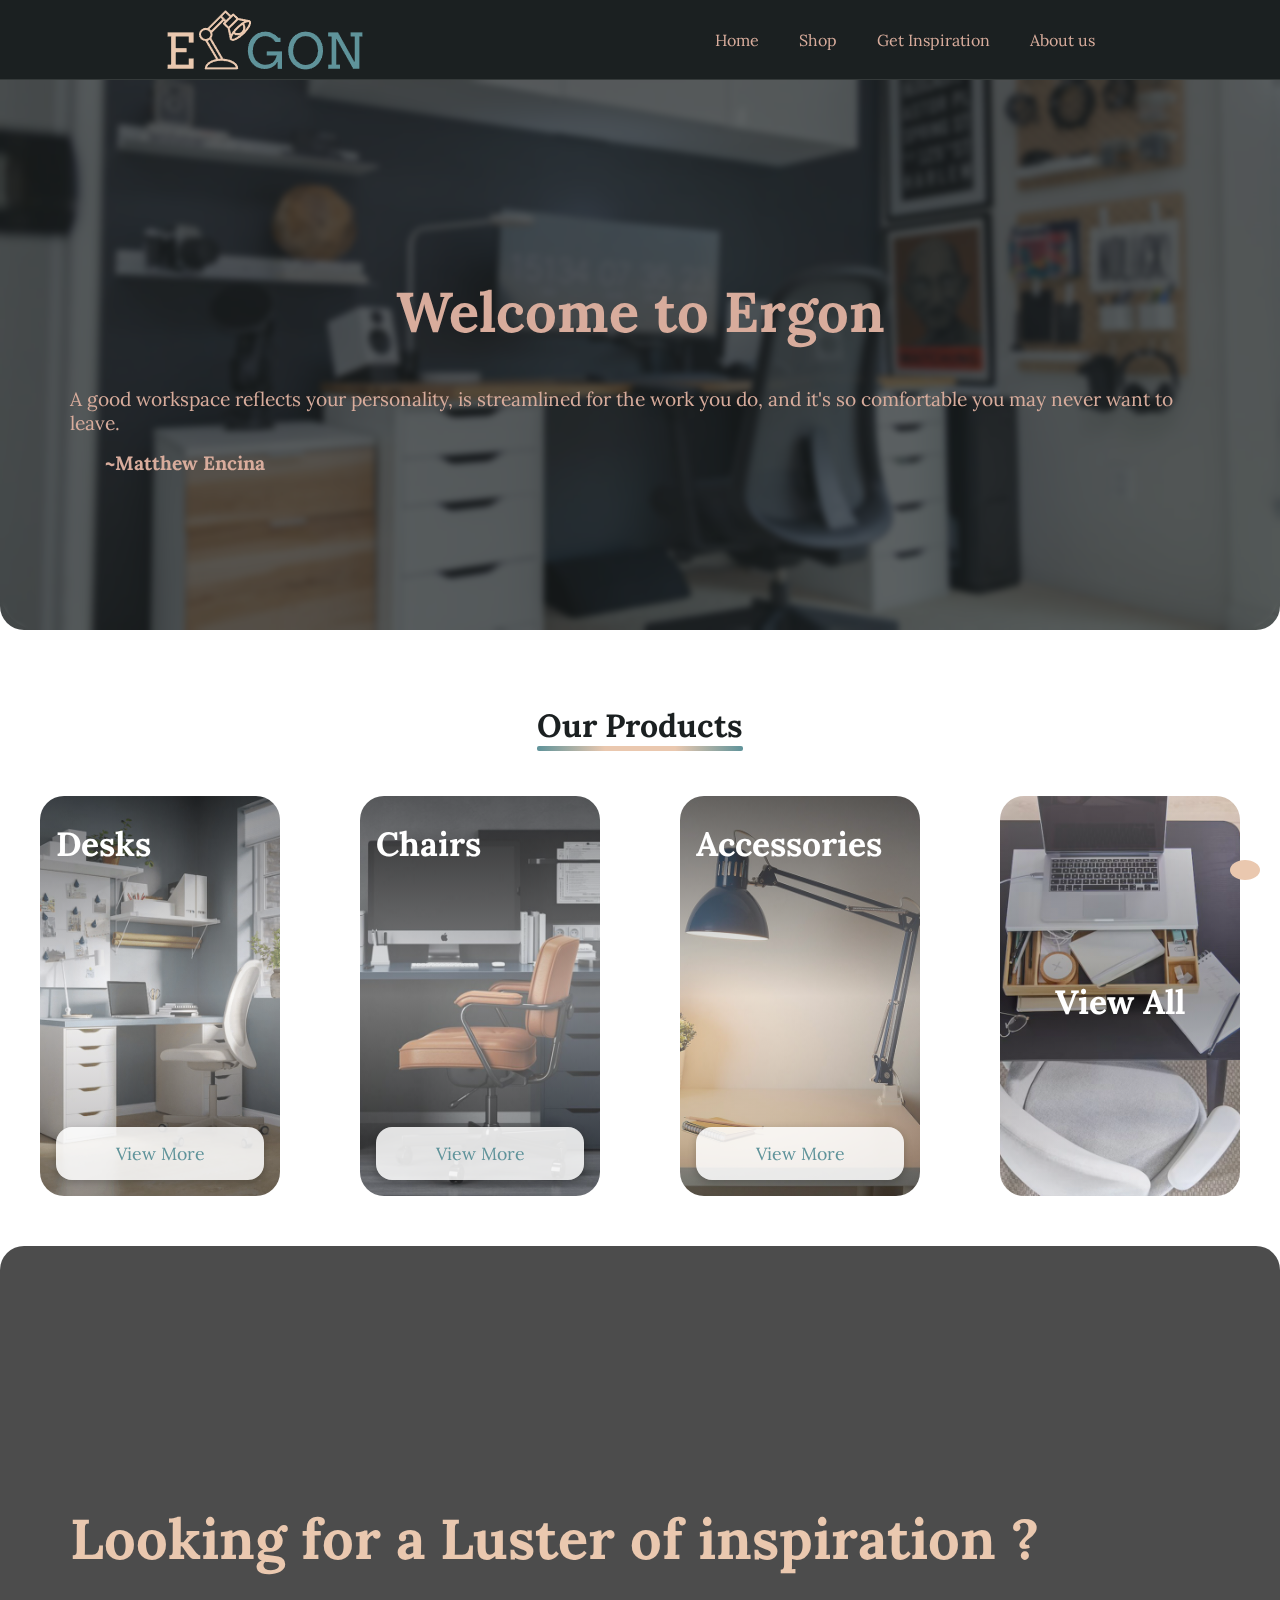
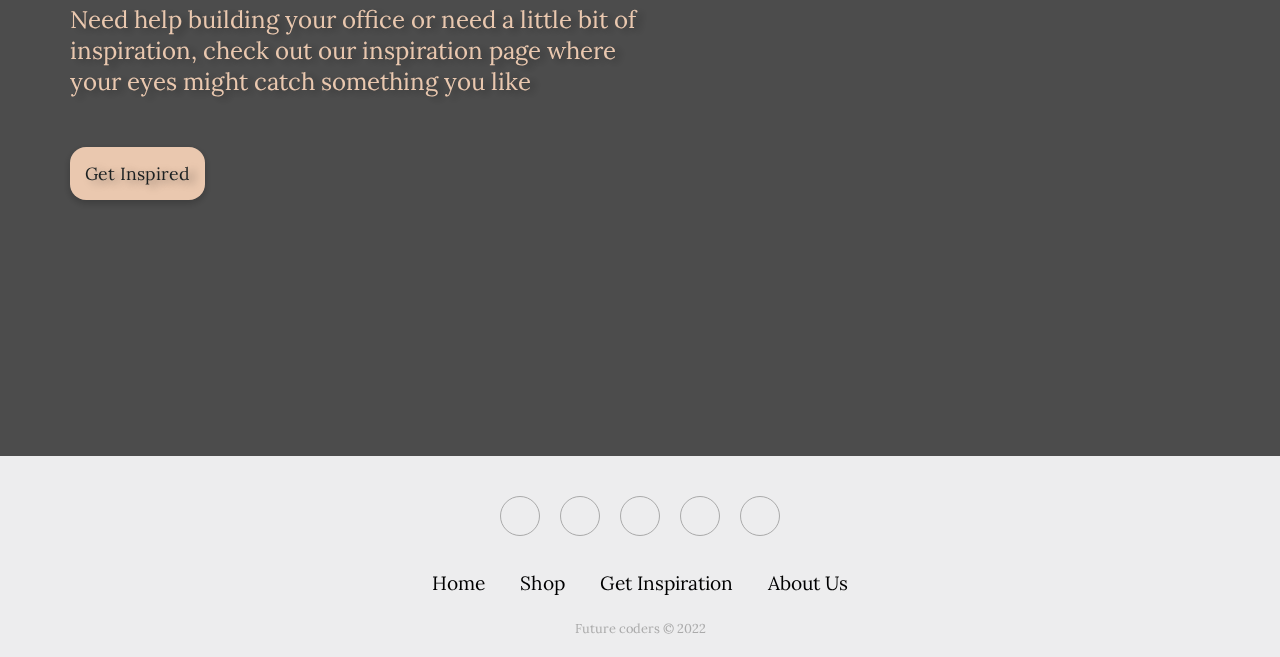
<file: index.html>
<!DOCTYPE html>
<html lang="en">
    <head>
        <meta charset="UTF-8" />
        <meta http-equiv="X-UA-Compatible" content="IE=edge" />
        <meta name="viewport" content="width=device-width, initial-scale=1.0" />
        <!-- css files -->
        <link rel="stylesheet" href="css/rules.css" />
        <link rel="stylesheet" href="css/home.css" />
        <!-- Google icons -->
        <link
            href="https://fonts.googleapis.com/css?family=Material+Icons|Material+Icons+Outlined|Material+Icons+Two+Tone|Material+Icons+Round|Material+Icons+Sharp"
            rel="stylesheet"
        />
        <!-- Font awesome icons -->
        <link
            rel="stylesheet"
            href="https://cdnjs.cloudflare.com/ajax/libs/font-awesome/6.1.2/css/all.min.css"
            integrity="sha512-1sCRPdkRXhBV2PBLUdRb4tMg1w2YPf37qatUFeS7zlBy7jJI8Lf4VHwWfZZfpXtYSLy85pkm9GaYVYMfw5BC1A=="
            crossorigin="anonymous"
            referrerpolicy="no-referrer"
        />
        <title>Ergon</title>
    </head>
    <body>
        <div id="top"></div>
        <div class="welcome-section">
            <header>
                <a href="#" class="logo">
                    <img
                        src="images/logo/LogoMakr-6crdtn-third.png"
                        alt="logo"
                    />
                </a>
                <ul class="nav-bar">
                    <li><a href="./index.html">Home</a></li>
                    <li><a href="./pages/shop.html">Shop</a></li>
                    <li>
                        <a href="./pages/inspiration.html">Get Inspiration</a>
                    </li>
                    <li><a href="./pages/about.html">About us</a></li>
                </ul>
            </header>
            <div class="hero-description">
                <div class="container">
                    <h1>Welcome to Ergon</h1>
                    <p>
                        A good workspace reflects your personality, is
                        streamlined for the work you do, and it's so comfortable
                        you may never want to leave.
                    </p>
                    <p id="author">~Matthew Encina</p>
                </div>
            </div>
        </div>
        <div class="product-section">
            <h1>Our Products</h1>
            <div class="products">
                <div class="product-item" id="product1">
                    <h1>Desks</h1>
                    <a href="pages/shop.html#desks">View More</a>
                </div>
                <div class="product-item" id="product2">
                    <h1>Chairs</h1>
                    <a href="pages/shop.html#chairs">View More</a>
                </div>
                <div class="product-item" id="product3">
                    <h1>Accessories</h1>
                    <a href="pages/shop.html#accessories">View More</a>
                </div>
                <a href="pages/shop.html" class="product-item" id="product4">
                    <h1>View All</h1>
                </a>
            </div>
        </div>
        <div class="inspiration-section">
            <video autoplay muted loop id="short-video">
                <source src="videos/short-video-homep.mp4" type="video/mp4" />
            </video>
            <div class="inspiration-description container">
                <h1>Looking for a Luster of inspiration ?</h1>
                <p>
                    Need help building your office or need a little bit of
                    inspiration, check out our inspiration page where your eyes
                    might catch something you like
                </p>
                <a href="pages/inspiration.html">Get Inspired</a>
            </div>
        </div>
        <footer>
            <div class="social-links">
                <a href="https://www.facebook.com/" target="_blank"
                    ><i class="fa-brands fa-facebook"></i
                ></a>
                <a href="https://www.linkedin.com/feed/" target="_blank"
                    ><i class="fa-brands fa-linkedin"></i
                ></a>
                <a href="https://www.instagram.com/" target="_blank"
                    ><i class="fa-brands fa-instagram"></i
                ></a>
                <a href="https://www.snapchat.com/" target="_blank"
                    ><i class="fa-brands fa-snapchat"></i
                ></a>
                <a href="https://twitter.com/" target="_blank"
                    ><i class="fa-brands fa-twitter"></i
                ></a>
            </div>
            <ul class="nav-list">
                <li><a href="./index.html">Home</a></li>
                <li><a href="./pages/shop.html">Shop</a></li>
                <li><a href="./pages/inspiration.html">Get Inspiration</a></li>
                <li><a href="./pages/about.html">About Us</a></li>
            </ul>
            <p class="copy-right">Future coders <span>&copy;</span> 2022</p>
        </footer>
        <a href="#top" class="go-to-top">
            <i class="fa-solid fa-chevron-up"></i>
        </a>

        <script src="javascript/main.js"></script>
    </body>
</html>
</file>
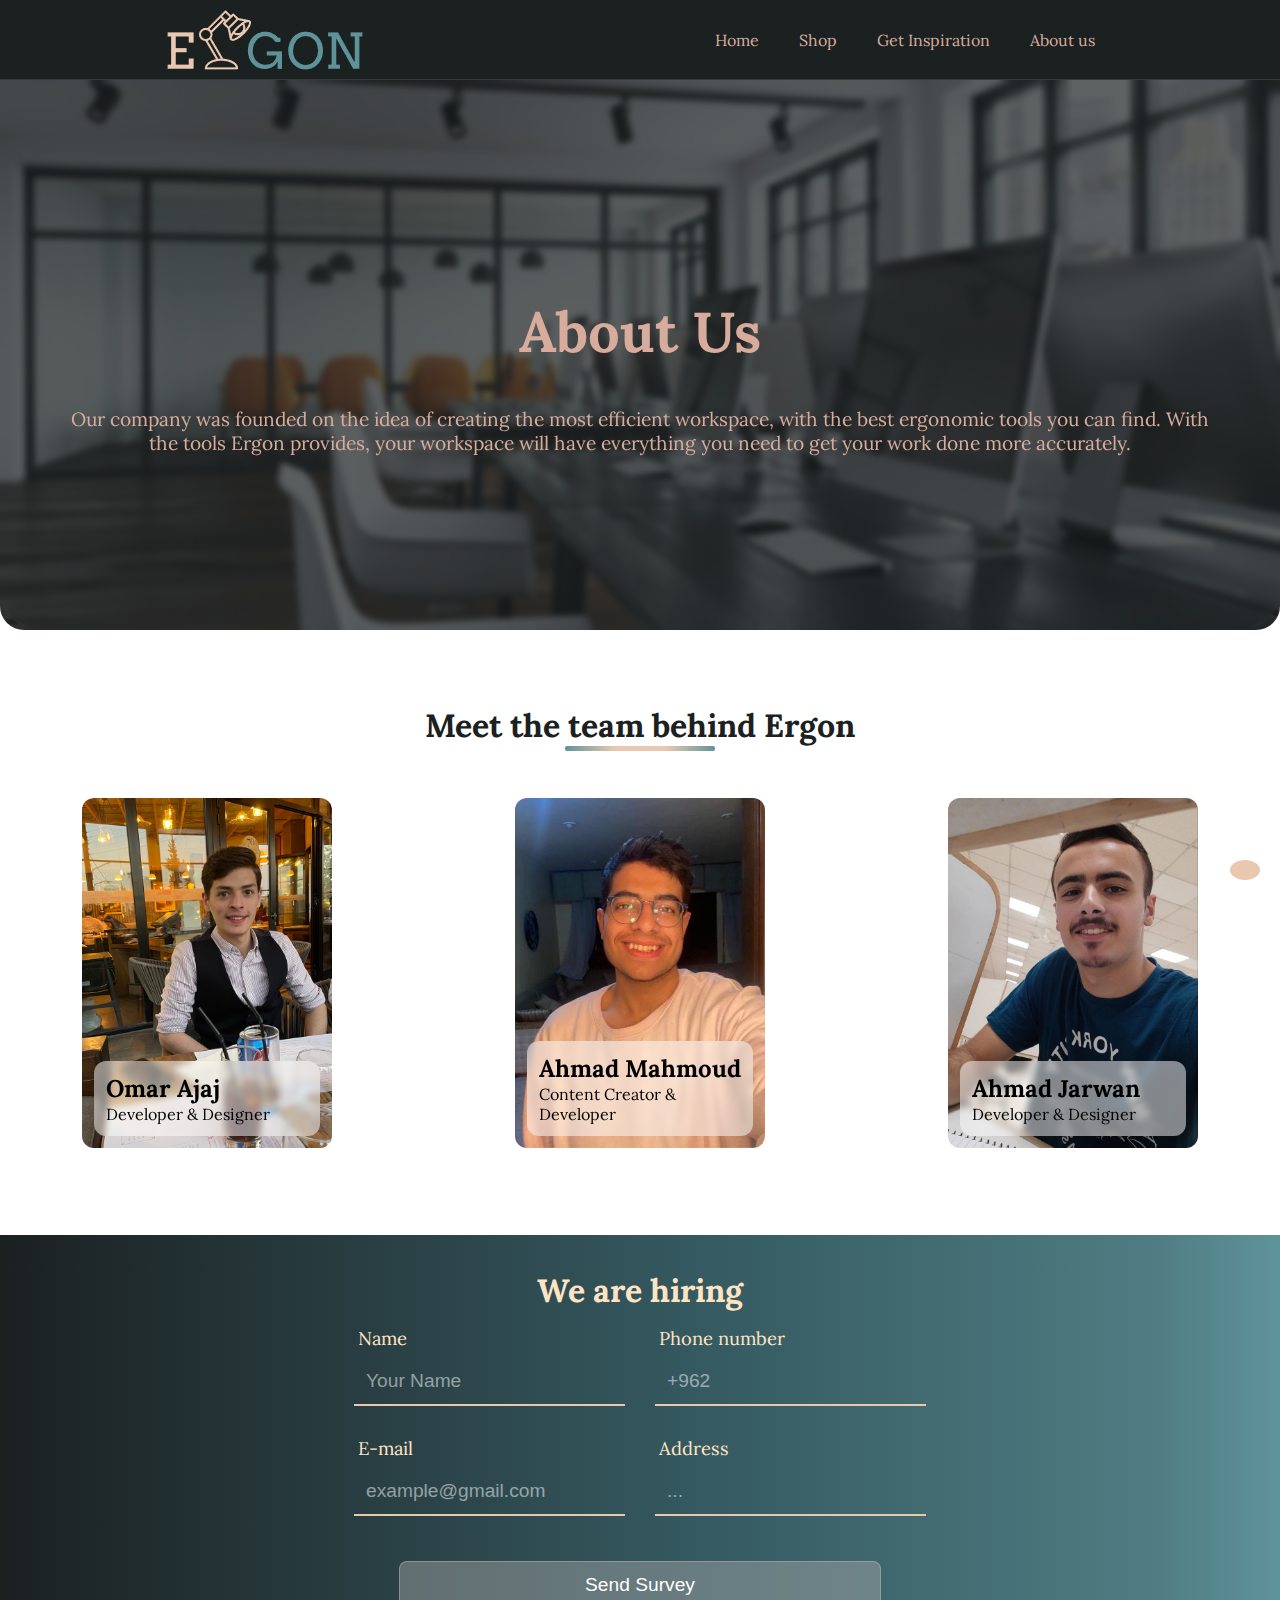
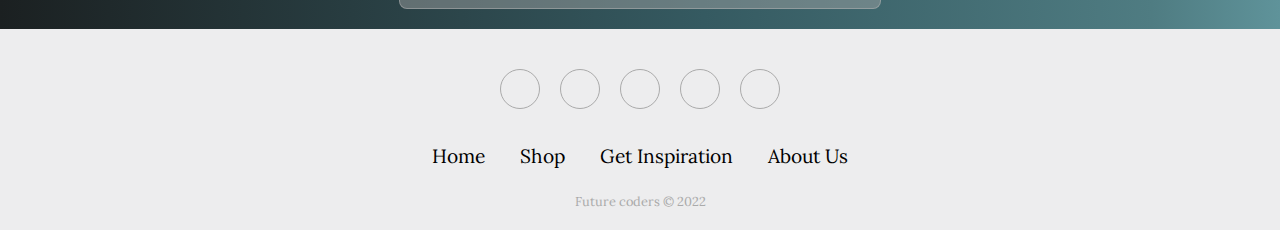
<file: pages/about.html>
<!DOCTYPE html>
<html lang="en">
    <head>
        <meta charset="UTF-8" />
        <meta http-equiv="X-UA-Compatible" content="IE=edge" />
        <meta name="viewport" content="width=device-width, initial-scale=1.0" />
        <!-- css files -->
        <link rel="stylesheet" href="../css/rules.css" />
        <link rel="stylesheet" href="../css/about-us.css" />
        <!-- Google icons -->
        <link
            href="https://fonts.googleapis.com/css?family=Material+Icons|Material+Icons+Outlined|Material+Icons+Two+Tone|Material+Icons+Round|Material+Icons+Sharp"
            rel="stylesheet"
        />
        <!-- Font awesome icons -->
        <link
            rel="stylesheet"
            href="https://cdnjs.cloudflare.com/ajax/libs/font-awesome/6.1.2/css/all.min.css"
            integrity="sha512-1sCRPdkRXhBV2PBLUdRb4tMg1w2YPf37qatUFeS7zlBy7jJI8Lf4VHwWfZZfpXtYSLy85pkm9GaYVYMfw5BC1A=="
            crossorigin="anonymous"
            referrerpolicy="no-referrer"
        />
        <title>About us</title>
    </head>
    <body>
        <div id="top"></div>
        <div class="welcome-section">
            <header>
                <a href="#" class="logo">
                    <img
                        src="../images/logo/LogoMakr-6crdtn-third.png"
                        alt="logo"
                    />
                </a>
                <ul class="nav-bar">
                    <li><a href="../index.html">Home</a></li>
                    <li><a href="shop.html">Shop</a></li>
                    <li><a href="inspiration.html">Get Inspiration</a></li>
                    <li><a href="about.html">About us</a></li>
                </ul>
            </header>
            <div class="hero-description">
                <div class="container">
                    <h1>About Us</h1>
                    <p>
                        Our company was founded on the idea of creating the most
                        efficient workspace, with the best ergonomic tools you
                        can find. With the tools Ergon provides, your workspace
                        will have everything you need to get your work done more
                        accurately.
                    </p>
                </div>
            </div>
        </div>
        <div class="team-section">
            <div class="container">
                <h1>Meet the team behind Ergon</h1>
                <div class="team-members">
                    <div class="omar">
                        <!-- <img
                            src="../images/about-images/Matthew-Encina-001-futur.jpg"
                            alt="matthew"
                        /> -->
                        <div class="member-description">
                            <h2>Omar Ajaj</h2>
                            <p>Developer & Designer</p>
                        </div>
                    </div>
                    <div class="ahmad-mahmoud">
                        <!-- <img src="../images/about-images/me.jpg" alt="ahmad" /> -->
                        <div class="member-description">
                            <h2>Ahmad Mahmoud</h2>
                            <p>Content Creator & Developer</p>
                        </div>
                    </div>

                    <div class="ahmad-jarwan">
                        <!-- <img
                            src="../images/about-images/mike wat.webp"
                            alt="mike"
                        /> -->
                        <div class="member-description">
                            <h2>Ahmad Jarwan</h2>
                            <p>Developer & Designer</p>
                        </div>
                    </div>
                </div>
            </div>
        </div>
        <div class="hiring-section">
            <div class="container">
                <h2>We are hiring</h2>
                <form action="#" class="cleanForm" method="post">
                    <div class="form-row">
                        <div>
                            <label for="name">Name</label>
                            <input
                                type="text"
                                name="name"
                                placeholder="Your Name"
                                id="name"
                            />
                        </div>
                        <div>
                            <label for="phone">Phone number</label>
                            <input
                                type="number"
                                name="number"
                                placeholder="+962"
                                id="phone"
                            />
                        </div>
                    </div>
                    <div class="form-row">
                        <div>
                            <label for="email">E-mail</label>
                            <input
                                type="email"
                                name="email"
                                placeholder="example@gmail.com"
                                id="email"
                            />
                        </div>
                        <div>
                            <label for="address">Address</label>
                            <input
                                type="text"
                                name="suggestions"
                                placeholder="..."
                                id="address"
                            />
                        </div>
                    </div>
                    <button
                        type="button"
                        class="submit"
                        id="save"
                        onclick="fillTable()"
                    >
                        Send Survey
                    </button>
                    <!-- <input
                        type="submit"
                        value="Send Survey"
                        class="submit"
                        id="save"
                    /> -->
                </form>
            </div>
        </div>
        <table id="user-date">
            <tr id="first_row">
                <th>Name</th>
                <th>Number</th>
                <th>E-mail</th>
                <th>Address</th>
            </tr>
            <tr id="sconed_row">
                <td id="name1"></td>
                <td id="number1"></td>
                <td id="e-mail1"></td>
                <td id="address1"></td>
            </tr>
        </table>

        <footer>
            <div class="social-links">
                <a href="https://www.facebook.com/" target="_blank"
                    ><i class="fa-brands fa-facebook"></i
                ></a>
                <a href="https://www.linkedin.com/feed/" target="_blank"
                    ><i class="fa-brands fa-linkedin"></i
                ></a>
                <a href="https://www.instagram.com/" target="_blank"
                    ><i class="fa-brands fa-instagram"></i
                ></a>
                <a href="https://www.snapchat.com/" target="_blank"
                    ><i class="fa-brands fa-snapchat"></i
                ></a>
                <a href="https://twitter.com/" target="_blank"
                    ><i class="fa-brands fa-twitter"></i
                ></a>
            </div>
            <ul class="nav-list">
                <li><a href="../index.html">Home</a></li>
                <li><a href="shop.html">Shop</a></li>
                <li><a href="inspiration.html">Get Inspiration</a></li>
                <li><a href="about.html">About Us</a></li>
            </ul>
            <p class="copy-right">Future coders <span>&copy;</span> 2022</p>
        </footer>
        <a href="#top" class="go-to-top">
            <i class="fa-solid fa-chevron-up"></i>
        </a>

        <script src="../javascript/main.js"></script>
    </body>
</html>
</file>
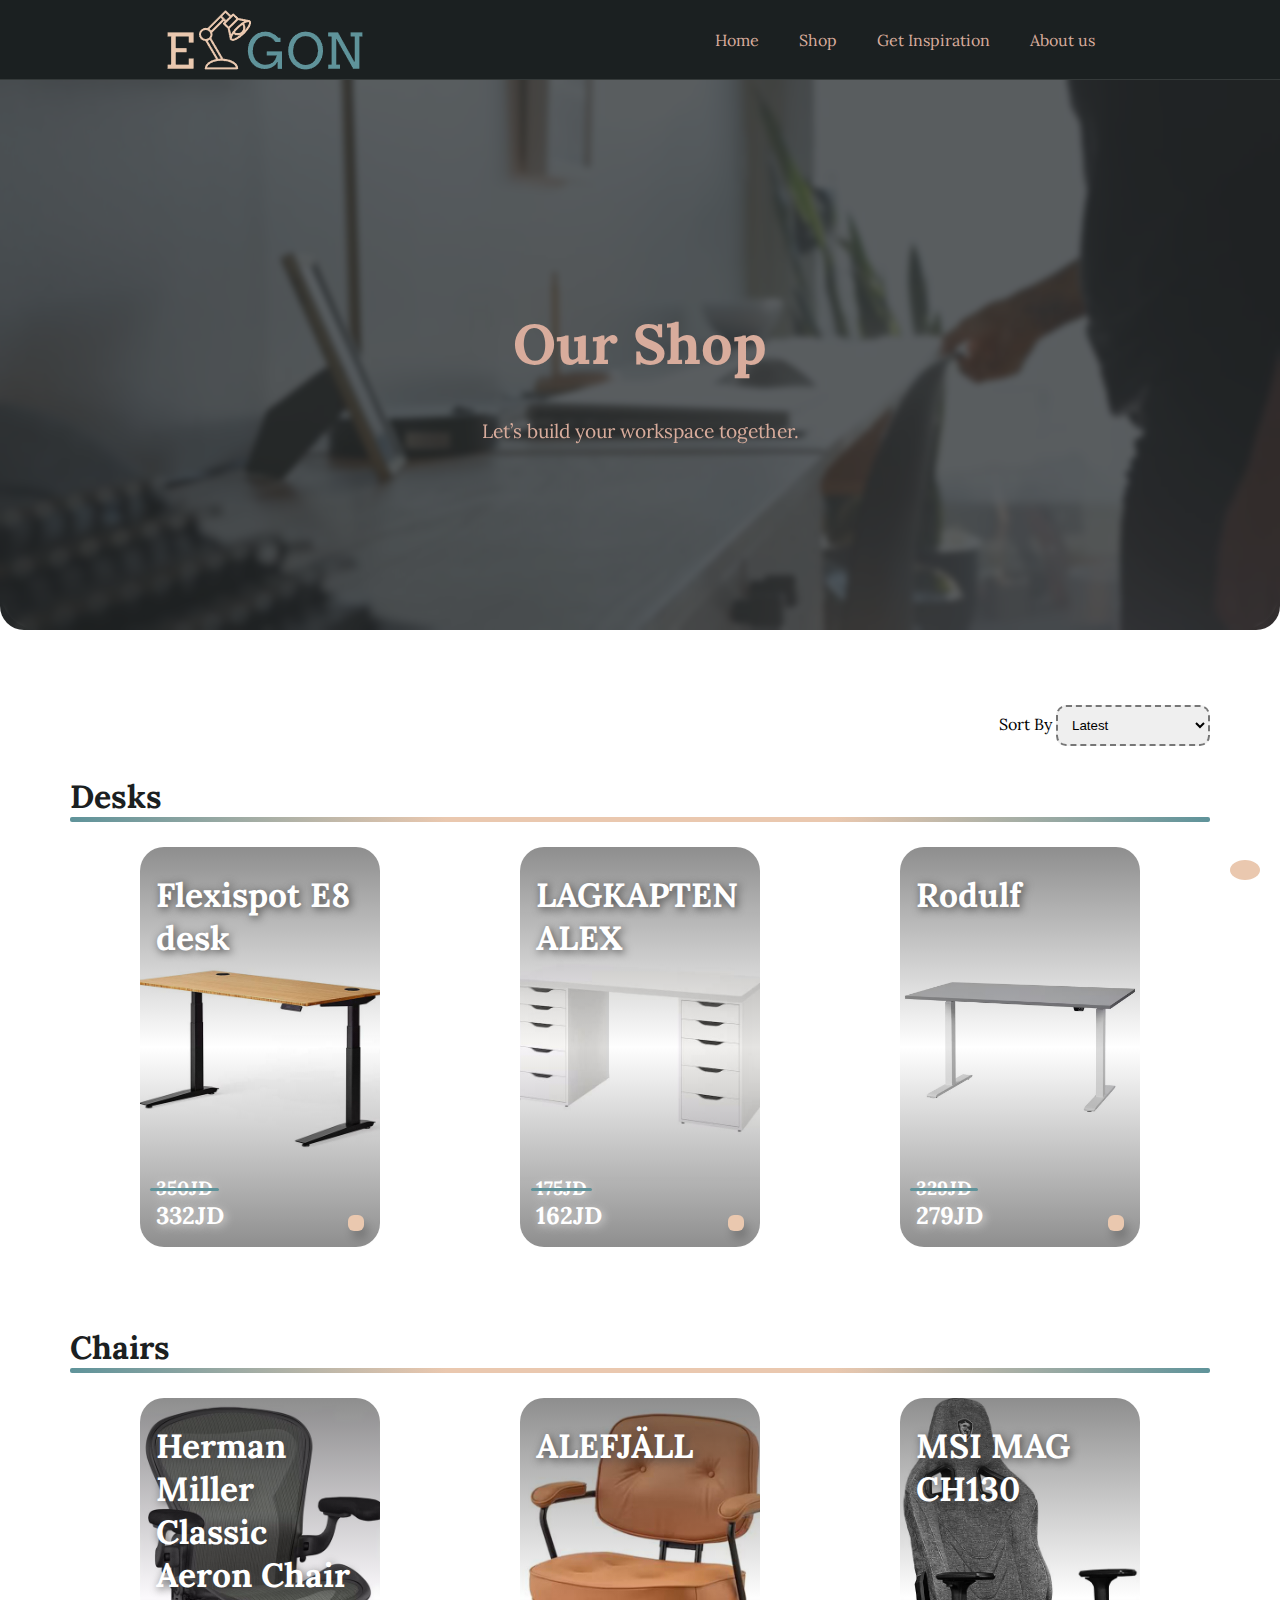
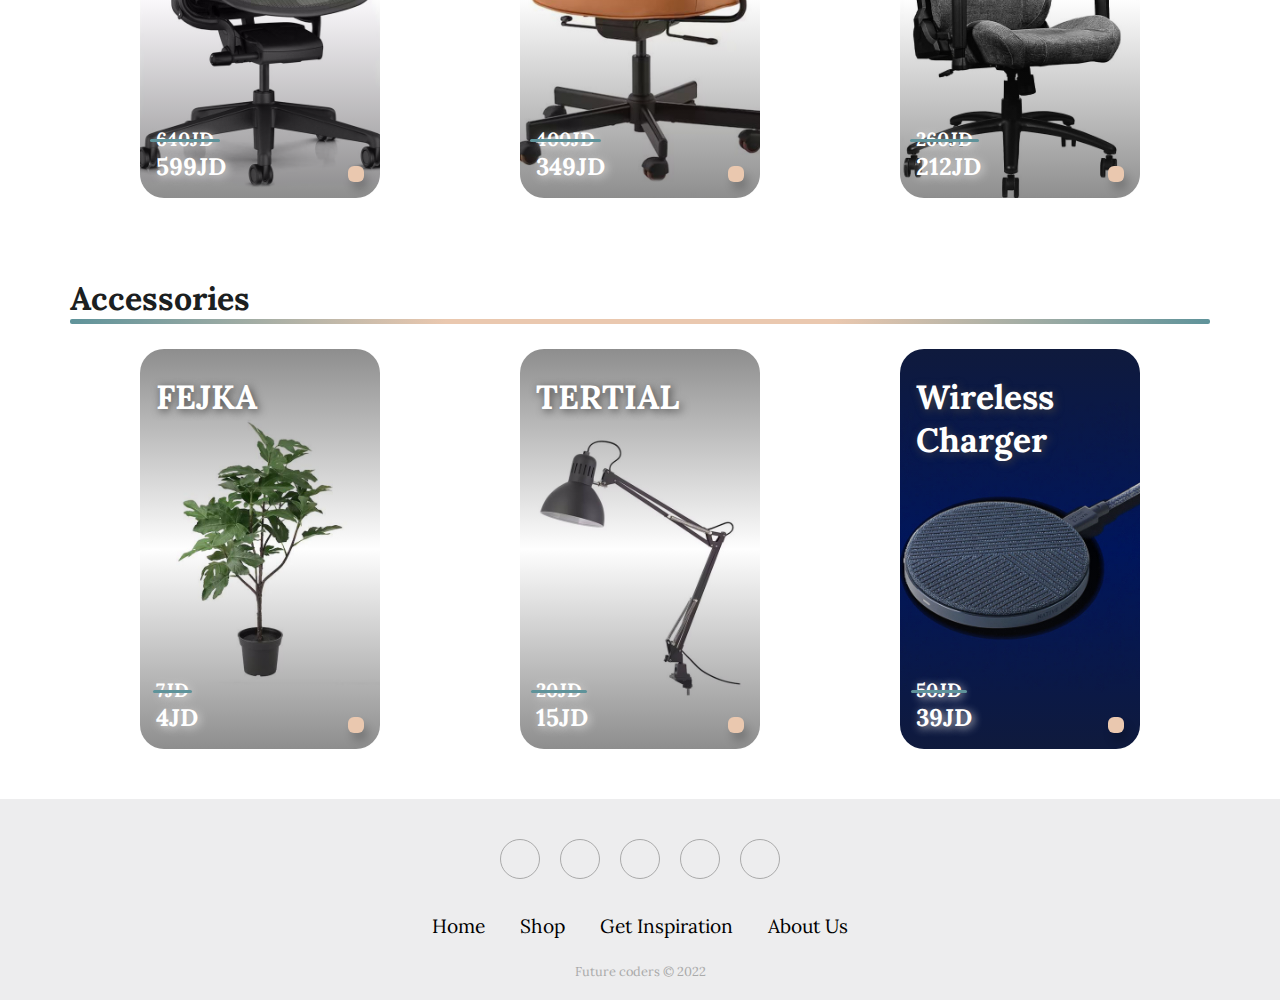
<file: pages/shop.html>
<!DOCTYPE html>
<html lang="en">
    <head>
        <meta charset="UTF-8" />
        <meta http-equiv="X-UA-Compatible" content="IE=edge" />
        <meta name="viewport" content="width=device-width, initial-scale=1.0" />
        <!-- css files -->
        <link rel="stylesheet" href="../css/rules.css" />
        <link rel="stylesheet" href="../css/shop.css" />
        <!-- Google icons -->
        <link
            href="https://fonts.googleapis.com/css?family=Material+Icons|Material+Icons+Outlined|Material+Icons+Two+Tone|Material+Icons+Round|Material+Icons+Sharp"
            rel="stylesheet"
        />
        <!-- Font awesome icons -->
        <link
            rel="stylesheet"
            href="https://cdnjs.cloudflare.com/ajax/libs/font-awesome/6.1.2/css/all.min.css"
            integrity="sha512-1sCRPdkRXhBV2PBLUdRb4tMg1w2YPf37qatUFeS7zlBy7jJI8Lf4VHwWfZZfpXtYSLy85pkm9GaYVYMfw5BC1A=="
            crossorigin="anonymous"
            referrerpolicy="no-referrer"
        />
        <title>Ergon shop</title>
    </head>
    <body>
        <div id="top"></div>
        <div class="welcome-section">
            <header>
                <a href="../index.html" class="logo">
                    <img
                        src="../images/logo/LogoMakr-6crdtn-third.png"
                        alt="logo"
                    />
                </a>
                <!-- <div class="search-box">
                    <div class="search-input">
                        <button id="mic-icon">
                            <i class="fa-solid fa-microphone"></i>
                        </button>
                        <input type="text" placeholder="Search.." />
                    </div>
                    <button class="search-icon">
                        <i class="fa-solid fa-search"></i>
                    </button>
                </div> -->
                <ul class="nav-bar">
                    <li>
                        <a href="../index.html">Home</a>
                    </li>
                    <li><a href="shop.html">Shop</a></li>
                    <li><a href="inspiration.html">Get Inspiration</a></li>
                    <li><a href="about.html">About us</a></li>
                </ul>
            </header>
            <div class="hero-description">
                <div class="container">
                    <h1>Our Shop</h1>
                    <p>Let’s build your workspace together.</p>
                </div>
            </div>
        </div>
        <div class="product-section container">
            <div class="sort">
                <form method="post">
                    <label for="sort">Sort By</label>
                    <select name="sort" id="sort">
                        <option value="latest">Latest</option>
                        <option value="name-ascending">Name (A-Z)</option>
                        <option value="name-descending">Name (Z-A)</option>
                        <option value="price-low">Price (Low > High)</option>
                        <option value="price-high">Price (High > Low)</option>
                        <option value="rating-high">Rating (Highest)</option>
                        <option value="rating-low">Rating (Lowest)</option>
                    </select>
                </form>
            </div>
            <div class="desks" id="desks">
                <h1 class="category-name">Desks</h1>
                <div class="products-list">
                    <div class="product-item" id="product1">
                        <h1>Flexispot E8 desk</h1>
                        <div class="product-details">
                            <div class="product-price">
                                <h2 class="deleted-price">350JD</h2>
                                <h2>332JD</h2>
                            </div>
                            <button class="add-to-cart">
                                <i class="fa-solid fa-cart-plus"></i>
                            </button>
                        </div>
                    </div>
                    <div class="product-item" id="product2">
                        <h1>LAGKAPTEN ALEX</h1>
                        <div class="product-details">
                            <div class="product-price">
                                <h2 class="deleted-price">175JD</h2>
                                <h2>162JD</h2>
                            </div>
                            <button class="add-to-cart">
                                <i class="fa-solid fa-cart-plus"></i>
                            </button>
                        </div>
                    </div>
                    <div class="product-item" id="product3">
                        <!-- <h1>UPPSPEL</h1>
                        <div class="product-details">
                            <div class="product-price">
                                <h2 class="deleted-price">475JD</h2>
                                <h2>451JD</h2>
                            </div>
                            <button class="add-to-cart">
                                <i class="fa-solid fa-cart-plus"></i>
                            </button>
                        </div> -->
                        <h1>Rodulf</h1>
                        <div class="product-details">
                            <div class="product-price">
                                <h2 class="deleted-price">329JD</h2>
                                <h2>279JD</h2>
                            </div>
                            <button class="add-to-cart">
                                <i class="fa-solid fa-cart-plus"></i>
                            </button>
                        </div>
                    </div>
                </div>
            </div>
            <div class="chairs" id="chairs">
                <h1 class="category-name">Chairs</h1>
                <div class="products-list">
                    <div class="product-item" id="product1">
                        <h1>Herman Miller Classic Aeron Chair</h1>
                        <div class="product-details">
                            <div class="product-price">
                                <h2 class="deleted-price">640JD</h2>
                                <h2>599JD</h2>
                            </div>
                            <button class="add-to-cart">
                                <i class="fa-solid fa-cart-plus"></i>
                            </button>
                        </div>
                    </div>
                    <div class="product-item" id="product2">
                        <h1>ALEFJÄLL</h1>
                        <div class="product-details">
                            <div class="product-price">
                                <h2 class="deleted-price">400JD</h2>
                                <h2>349JD</h2>
                            </div>
                            <button class="add-to-cart">
                                <i class="fa-solid fa-cart-plus"></i>
                            </button>
                        </div>
                    </div>
                    <div class="product-item" id="product3">
                        <h1>MSI MAG CH130</h1>
                        <div class="product-details">
                            <div class="product-price">
                                <h2 class="deleted-price">260JD</h2>
                                <h2>212JD</h2>
                            </div>
                            <button class="add-to-cart">
                                <i class="fa-solid fa-cart-plus"></i>
                            </button>
                        </div>
                    </div>
                </div>
            </div>
            <div class="accessories" id="accessories">
                <h1 class="category-name">Accessories</h1>
                <div class="products-list">
                    <div class="product-item" id="product1">
                        <h1>FEJKA</h1>
                        <div class="product-details">
                            <div class="product-price">
                                <h2 class="deleted-price">7JD</h2>
                                <h2>4JD</h2>
                            </div>
                            <button class="add-to-cart">
                                <i class="fa-solid fa-cart-plus"></i>
                            </button>
                        </div>
                    </div>
                    <div class="product-item" id="product2">
                        <h1>TERTIAL</h1>
                        <div class="product-details">
                            <div class="product-price">
                                <h2 class="deleted-price">20JD</h2>
                                <h2>15JD</h2>
                            </div>
                            <button class="add-to-cart">
                                <i class="fa-solid fa-cart-plus"></i>
                            </button>
                        </div>
                    </div>
                    <div class="product-item" id="product3">
                        <h1>Wireless Charger</h1>
                        <div class="product-details">
                            <div class="product-price">
                                <h2 class="deleted-price">50JD</h2>
                                <h2>39JD</h2>
                            </div>
                            <button class="add-to-cart">
                                <i class="fa-solid fa-cart-plus"></i>
                            </button>
                        </div>
                    </div>
                </div>
            </div>
        </div>
        <footer>
            <div class="social-links">
                <a href="https://www.facebook.com/" target="_blank"
                    ><i class="fa-brands fa-facebook"></i
                ></a>
                <a href="https://www.linkedin.com/feed/" target="_blank"
                    ><i class="fa-brands fa-linkedin"></i
                ></a>
                <a href="https://www.instagram.com/" target="_blank"
                    ><i class="fa-brands fa-instagram"></i
                ></a>
                <a href="https://www.snapchat.com/" target="_blank"
                    ><i class="fa-brands fa-snapchat"></i
                ></a>
                <a href="https://twitter.com/" target="_blank"
                    ><i class="fa-brands fa-twitter"></i
                ></a>
            </div>
            <ul class="nav-list">
                <li><a href="../index.html">Home</a></li>
                <li><a href="shop.html">Shop</a></li>
                <li><a href="inspiration.html">Get Inspiration</a></li>
                <li><a href="about.html">About Us</a></li>
            </ul>
            <p class="copy-right">Future coders <span>&copy;</span> 2022</p>
        </footer>
        <a href="#top" class="go-to-top">
            <i class="fa-solid fa-chevron-up"></i>
        </a>

        <script src="../javascript/main.js"></script>
    </body>
</html>
</file>
<file: css/rules.css>
@import url("https://fonts.googleapis.com/css2?family=Roboto:wght@400;700&display=swap");
@import url("https://fonts.googleapis.com/css2?family=Lora:wght@400;500;700&display=swap");
:root {
    /* --bg-image: url(../images/main_image.jpg);
    --bg-image-opaciy: 0.3;
    --bg-color: #1b2021; */
    --first-color: #5f939a;
    --first-color-rgb: rgba(95, 147, 154, 1);
    --second-color: #d8ac9c;
    --second-color-rgb: rgba(216, 172, 156, 1);
    --third-color: #eac8af;
    --third-color-rgb: rgba(234, 200, 175, 1);
    --fourth-color: #1b2021;
    --fourth-color-rgb: rgba(27, 32, 33, 1);
    --header-height: 63px;
    --main-transition: 0.2s;
}
* {
    box-sizing: border-box;
    margin: 0;
    padding: 0;
}
*::selection {
    color: var(--fourth-color);
    background-color: var(--third-color);
}
html {
    scroll-behavior: smooth;
}

body {
    font-family: "Lora", "Roboto", "Segoe UI", Arial, serif;
    /* background-color: var(--bg-color); */
}
a {
    text-decoration: none;
}
ul {
    list-style: none;
}
.container {
    padding-left: 15px;
    padding-right: 15px;
    margin-left: auto;
    margin-right: auto;
}

/* header style */
header {
    background-color: rgba(27, 32, 33, 1);
    border-bottom: 1px solid rgba(238, 238, 238, 0.125);
    display: flex;
    justify-content: space-around;
    align-items: center;
}
@media (max-width: 767px) {
    header {
        flex-direction: column;
    }
}
.logo {
    height: var(--header-height);
}
@media (max-width: 767px) {
    .logo {
        height: calc(var(--header-height) - 8px);
        margin: 8px 0;
    }
}
.logo img {
    height: 100%;
}
.nav-bar {
    display: flex;
}
@media (max-width: 767px) {
    .nav-bar {
        width: 100%;
    }
}
.nav-bar li {
    margin: 8px 4px;
}
@media (max-width: 767px) {
    .nav-bar li {
        width: calc(100vw / 4);
        margin: 0 2px 2px;
    }
}
.nav-bar > li a {
    display: flex;
    justify-content: center;
    align-items: center;
    text-align: center;
    height: calc(var(--header-height));
    height: 63px;
    padding: 0 16px;
    color: var(--second-color);
    border-radius: 8px;
    transition: var(--main-transition);
}
@media (max-width: 767px) {
    .nav-bar > li a {
        padding: 0;
        height: calc(var(--header-height) - 20px);
    }
}
.nav-bar li:hover a {
    background-color: var(--second-color);
    color: var(--fourth-color);
}

/* footer style */
footer {
    background-color: #ededee;
    padding: 40px 0 20px 0;
    text-align: center;
}
.social-links {
    margin-bottom: 25px;
}
.social-links a {
    color: #4b4c4d;
    font-size: 1.5rem;
    border: 1px solid #aaa;
    width: 40px;
    height: 40px;
    display: inline-flex;
    justify-content: center;
    align-items: center;
    border-radius: 50%;
    margin: 0 8px;
}
.social-links a:hover {
    opacity: 0.9;
}
.nav-list {
    font-size: 1.2rem;
    margin-bottom: 15px;
}
.nav-list li {
    display: inline-flex;
}
.nav-list li a {
    padding: 10px 15px;
    color: inherit;
}
.nav-list li a:hover {
    font-weight: bold;
}
.copy-right {
    font-size: 0.8rem;
    color: #aaa;
}

.go-to-top {
    position: fixed;
    right: 0;
    bottom: 0;
    margin-right: 20px;
    margin-bottom: 20px;
    border-radius: 50%;
    background-color: var(--third-color);
    color: black;
    z-index: 100;
}
.go-to-top i {
    padding: 15px;
}

/* media queries */
/* Small */
@media (min-width: 768px) {
    .container {
        width: 750px;
    }
}
/* Medium */
@media (min-width: 992px) {
    .container {
        width: 970px;
    }
}
/* Large */
@media (min-width: 1200px) {
    .container {
        width: 1170px;
    }
}
</file>
<file: css/home.css>
/* welcome section */
.welcome-section {
    height: 70vh;
    background-image: linear-gradient(
            rgba(27, 32, 33, 0.7),
            rgba(27, 32, 33, 0.7)
        ),
        url(../images/home-images/main_image.jpg);
    background-position: center;
    background-size: cover;
    background-repeat: no-repeat;
    display: flex;
    flex-direction: column;
    border-radius: 0 0 24px 24px;
}
@media (max-width: 767px) {
    .welcome-section {
        height: 103vh;
    }
}

/* hero description */
.hero-description {
    color: var(--second-color);
    flex-grow: 1;
    display: flex;
    flex-direction: column;
    justify-content: center;
    align-items: center;
    text-align: center;
    backdrop-filter: blur(3px);
    border-radius: 0 0 40px 40px;
}
.hero-description h1 {
    font-size: 3.5rem;
    padding: 40px 0;
}
@media (max-width: 767px) {
    .hero-description h1 {
        font-size: 3.2rem;
    }
}
.hero-description p {
    font-size: 1.2rem;
    text-align: left;
}
.hero-description #author {
    padding-top: 16px;
    padding-left: 35px;
    font-weight: bold;
}

/* product section */
.product-section {
    display: flex;
    flex-direction: column;
    justify-content: center;
    align-items: center;
    margin-top: 75px;
}
.product-section > h1 {
    margin-bottom: 50px;
    color: var(--fourth-color);
    /* border-bottom: 5px solid var(--first-color); */
    border-radius: 0 0 5px 5px;
    position: relative;
}
.product-section > h1::before {
    content: "";
    position: absolute;
    top: 100%;
    width: 100%;
    height: 5px;
    background: rgb(95, 147, 154);
    background: -moz-linear-gradient(
        90deg,
        rgba(95, 147, 154, 1) 0%,
        rgba(234, 200, 175, 1) 33%,
        rgba(234, 200, 175, 1) 67%,
        rgba(95, 147, 154, 1) 100%
    );
    background: -webkit-linear-gradient(
        90deg,
        rgba(95, 147, 154, 1) 0%,
        rgba(234, 200, 175, 1) 33%,
        rgba(234, 200, 175, 1) 67%,
        rgba(95, 147, 154, 1) 100%
    );
    background: linear-gradient(
        90deg,
        rgba(95, 147, 154, 1) 0%,
        rgba(234, 200, 175, 1) 33%,
        rgba(234, 200, 175, 1) 67%,
        rgba(95, 147, 154, 1) 100%
    );
    border-radius: 2px;
}
.products {
    display: flex;
    justify-content: space-around;
    width: 100%;
}
@media (max-width: 1100px) {
    .products {
        display: grid;
        grid-template-columns: 1fr 1fr;
        grid-template-rows: 1fr 1fr;
        column-gap: 70px;
        justify-items: center;
    }
}
@media (max-width: 600px) {
    .products {
        display: flex;
        flex-direction: column;
        align-items: center;
    }
}
.product-item {
    width: 240px;
    height: 400px;
    background-size: cover;
    background-repeat: no-repeat;
    background-position: center;
    border-radius: 24px;
    padding: 16px;
    padding-top: 26px;
    margin-bottom: 50px;
    display: flex;
    flex-direction: column;
    justify-content: space-between;
    transition: var(--main-transition);
}
.product-item:hover {
    box-shadow: rgba(50, 50, 93, 0.25) 0px 50px 100px -20px,
        rgba(0, 0, 0, 0.3) 0px 30px 60px -30px;
    transform: scale(1.04);
}
.product-item h1 {
    color: white;
    font-size: 2.1rem;
}
.product-item a {
    font-size: 1.1rem;
    width: 100%;
    padding: 15px 0;
    border-radius: 16px;
    color: var(--first-color);
    background-color: rgba(255, 255, 255, 0.85);
    box-shadow: rgba(0, 0, 0, 0.24) 0px 3px 8px;
    display: flex;
    justify-content: center;
    align-items: center;
}
#product1 {
    background-image: linear-gradient(
            rgba(30, 30, 30, 0.5),
            rgba(255, 255, 255, 0.4),
            rgba(30, 30, 30, 0.3)
        ),
        url(../images/home-images/desk.jpg);
}
#product2 {
    background-image: linear-gradient(
            rgba(30, 30, 30, 0.5),
            rgba(255, 255, 255, 0.4),
            rgba(30, 30, 30, 0.3)
        ),
        url(../images/home-images/chair.jpg);
}
#product3 {
    background-image: linear-gradient(
            rgba(30, 30, 30, 0.5),
            rgba(255, 255, 255, 0.4),
            rgba(30, 30, 30, 0.3)
        ),
        url(../images/home-images/accessories.jpg);
}
#product4 {
    background-image: linear-gradient(
            rgba(255, 255, 255, 0.3),
            rgba(30, 30, 30, 0.4),
            rgba(255, 255, 255, 0.3)
        ),
        url(../images/home-images/view-more.jpg);
    justify-content: center;
    align-items: center;
}

/* inspiration section */
.inspiration-section {
    background-color: rgba(0, 0, 0, 0.7);
    position: relative;
    height: 90vh;
    border-radius: 24px 24px 0 0;
}
.inspiration-section video {
    position: absolute;
    left: 0;
    top: 0;
    z-index: -1;
    width: 100%;
    height: 100%;
    object-fit: cover;
    object-position: 80%;
    border-radius: inherit;
}
.inspiration-description {
    color: var(--third-color);
    height: 100%;
    display: flex;
    flex-direction: column;
    justify-content: center;
    align-items: flex-start;
}
.inspiration-description h1 {
    font-size: 3.5rem;
    margin-bottom: 30px;
}
@media (max-width: 767px) {
    .inspiration-description h1 {
        font-size: 2.8rem;
    }
}
.inspiration-description p {
    font-size: 1.5rem;
    width: 600px;
    margin-bottom: 50px;
    border-radius: 24px;
    text-shadow: 6px 3px 8px rgba(0, 0, 0, 0.4);
}
@media (max-width: 767px) {
    .inspiration-description p {
        width: auto;
        font-size: 1.3rem;
    }
}
.inspiration-description a {
    font-size: 1.1rem;
    padding: 15px;
    border-radius: 16px;
    color: var(--fourth-color);
    background-color: rgba(234, 200, 175, 1);
    text-shadow: 6px 3px 8px rgba(0, 0, 0, 0.4);
    box-shadow: rgba(0, 0, 0, 0.24) 0px 3px 8px;
    transition-duration: 0.2s;
}
.inspiration-description a:hover {
    color: var(--third-color);
    background-color: var(--first-color);
    box-shadow: rgba(0, 0, 0, 0.24) 6px 6px 8px;
}
.inspiration-description a:active {
    background-color: var(--fourth-color);
}
</file>
<file: css/about-us.css>
.welcome-section {
    height: 70vh;
    background-image: linear-gradient(
            rgba(27, 32, 33, 0.7),
            rgba(27, 32, 33, 0.7)
        ),
        url(../images/about-images/page4\ part2.jpg);
    background-position: center;
    background-size: cover;
    background-repeat: no-repeat;
    display: flex;
    flex-direction: column;
    border-radius: 0 0 24px 24px;
}
@media (max-width: 767px) {
    .welcome-section {
        height: 103vh;
    }
}
.hero-description {
    color: var(--second-color);
    flex-grow: 1;
    display: flex;
    flex-direction: column;
    justify-content: center;
    align-items: center;
    text-align: center;
    backdrop-filter: blur(3px);
    border-radius: 0 0 40px 40px;
}
.hero-description h1 {
    font-size: 3.5rem;
    padding: 40px 0;
}
@media (max-width: 767px) {
    .hero-description h1 {
        font-size: 3.2rem;
    }
}
.hero-description p {
    font-size: 1.2rem;
}

/* team section */
.team-section {
    margin-top: 75px;
}
.team-section h1 {
    text-align: center;
    margin-bottom: 40px;
    color: var(--fourth-color);
    position: relative;
    display: flex;
    justify-content: center;
    align-items: center;
}
.team-section h1::before {
    content: "";
    position: absolute;
    top: 100%;
    width: 150px;
    height: 5px;
    background: rgb(95, 147, 154);
    background: -moz-linear-gradient(
        90deg,
        rgba(95, 147, 154, 1) 0%,
        rgba(234, 200, 175, 1) 33%,
        rgba(234, 200, 175, 1) 67%,
        rgba(95, 147, 154, 1) 100%
    );
    background: -webkit-linear-gradient(
        90deg,
        rgba(95, 147, 154, 1) 0%,
        rgba(234, 200, 175, 1) 33%,
        rgba(234, 200, 175, 1) 67%,
        rgba(95, 147, 154, 1) 100%
    );
    background: linear-gradient(
        90deg,
        rgba(95, 147, 154, 1) 0%,
        rgba(234, 200, 175, 1) 33%,
        rgba(234, 200, 175, 1) 67%,
        rgba(95, 147, 154, 1) 100%
    );
    border-radius: 2px;
}
.team-members {
    display: flex;
    justify-content: space-between;
    align-items: center;
}
@media (max-width: 767px) {
    .team-members {
        flex-direction: column;
    }
}
.team-members > div {
    display: flex;
    flex-direction: column;
    justify-content: flex-end;
    padding: 12px;
    border-radius: 12px;
    width: 250px;
    height: 350px;
    background-size: cover;
    background-position: center;
    background-repeat: no-repeat;
    margin: 12px;
    transition: var(--main-transition);
}
.team-members > div:hover {
    box-shadow: rgba(50, 50, 93, 0.25) 0px 50px 100px -20px,
        rgba(0, 0, 0, 0.3) 0px 30px 60px -30px;
    transform: scale(1.04);
}
.omar {
    background-image: url(../images/about-images/omar.jpg);
}
.ahmad-mahmoud {
    background-image: url(../images/about-images/ahmad-mahmoud.jpg);
}
.ahmad-jarwan {
    background-image: url(../images/about-images/ahmad-jarwan.jpg);
}
.member-description {
    background-color: rgba(255, 255, 255, 0.5);
    backdrop-filter: blur(3px);
    border-radius: inherit;
    padding: 12px;
    /* text-shadow: 2px 2px 8px var(--fourth-color); */
}
/* .team-members > div img {
    width: 250px;
    height: 230px;
    border-radius: inherit;
} */

/* .welcome {
    background-color: rgb(197, 207, 206);
} */
/* h1 {
    font-style: oblique;
    margin-left: 5%;
    font-size: 300%;
    margin-bottom: 5px;
} */
div.part1 {
    display: flex;
    flex-direction: row;
    justify-content: space-evenly;
    height: 60vh;
    font-size: 20.5px;
}
div.part1 p {
    padding: 5%;
}

div.part2 {
    height: 133vh;
    background-image: linear-gradient(
            rgba(27, 32, 33, 0.72),
            rgba(27, 32, 33, 0.72)
        ),
        url("../images/about-images/page4\ part2.jpg");
    background-size: cover;
    background-repeat: no-repeat;
    font-size: xx-large;
    padding: 5%;
    color: bisque;
}

.hiring-section {
    /* background-color: #ddd; */
    background-image: linear-gradient(
        90deg,
        rgba(27, 32, 33, 1) 0%,
        rgba(53, 90, 97, 1) 55%,
        rgba(79, 124, 130, 1) 90%,
        rgba(95, 147, 154, 1) 100%
    );
    color: bisque;
    margin-top: 75px;
    /* display: flex;
    flex-direction: column;
    justify-content: space-evenly;
    align-items: center; */
}
.hiring-section > div {
    display: flex;
    flex-direction: column;
    align-items: center;
    padding-top: 20px;
    padding-bottom: 20px;
}
.hiring-section > div > h2 {
    font-size: 2rem;
    margin-top: 15px;
}
form {
    display: flex;
    flex-direction: column;
    align-items: center;
}
.form-row {
    display: flex;
}
@media (max-width: 767px) {
    .form-row {
        flex-direction: column;
    }
}
.form-row > div {
    display: flex;
    flex-direction: column;
    padding: 15px;
}
label {
    padding-bottom: 8px;
    margin-left: 4px;
    font-size: 1.15rem;
}
input,
button {
    background-color: transparent;
    color: white;
    padding: 12px;
    border: none;
    border-radius: 8px 8px 0 0;
    font-size: 1.2rem;
    outline: none;
    transition: var(--main-transition);
    border-bottom: 2px solid var(--third-color);
}
input:focus {
    background-color: #aaaaaa2b;
}
@media (max-width: 767px) {
    input {
        font-size: 1rem;
    }
}
::placeholder {
    color: rgba(255, 255, 255, 0.5);
}

.submit {
    margin-top: 30px;
    width: 80%;
    background-color: #aaaaaa70;
    border: 1px solid rgba(179, 179, 179, 0.521);
    border-radius: 8px;
    color: white;
    cursor: pointer;
}
/* to hide Hide Arrows From Input Number in chrome, edge and opera */
input::-webkit-outer-spin-button,
input::-webkit-inner-spin-button {
    -webkit-appearance: none;
    margin: 0;
}
/* to hide Hide Arrows From Input Number in firefox */
input[type="number"] {
    -moz-appearance: textfield;
}

table {
    display: none;
    border: 5px;
    width: 100%;
    align-items: center;
    padding: 28px;
    background-image: linear-gradient(
        90deg,
        rgba(27, 32, 33, 1) 0%,
        rgba(53, 90, 97, 1) 55%,
        rgba(79, 124, 130, 1) 90%,
        rgba(95, 147, 154, 1) 100%
    );
    color: bisque;
}
tr {
    text-align: center;
}
#first_row {
    font-size: 149%;
}
#sconed_row {
    font-size: 135%;
}
</file>
<file: css/shop.css>
/* welcome-section */
.welcome-section {
    height: 70vh;
    background-image: linear-gradient(
            rgba(27, 32, 33, 0.7),
            rgba(27, 32, 33, 0.7)
        ),
        url(../images/shop-images/shop-main-img.png);
    background-position: center;
    background-size: cover;
    background-repeat: no-repeat;
    display: flex;
    flex-direction: column;
    border-radius: 0 0 24px 24px;
}
@media (max-width: 767px) {
    .welcome-section {
        height: 103vh;
    }
}
/* .search-box {
    display: flex;
}
.search-input {
    background-color: white;
    border: 2px solid var(--third-color-rgb);
    border-right: none;
    padding: 0 12px;
    border-radius: 24px 0 0 24px;
}
#mic-icon {
    border: none;
    background: none;
    font-size: 1.2rem;
}
#mic-icon:hover {
    opacity: 0.7;
}
.search-input input {
    padding: 10px 12px;
    font-size: 1.1rem;
    border: none;
    outline: none;
    background: none;
}

.search-box .search-icon {
    font-size: 1.2rem;
    border: none;
    background: none;
    background-color: var(--first-color);
    padding: 0 16px;
    border-radius: 0 24px 24px 0;
}
.search-icon:hover {
    opacity: 0.7;
}
#shop-cart {
    background: transparent;
    color: var(--second-color);
} */
.hero-description {
    /* background-color: rgba(238, 238, 238, 0.1); */
    color: var(--second-color);
    flex-grow: 1;
    display: flex;
    flex-direction: column;
    justify-content: center;
    align-items: center;
    text-align: center;
    position: relative;
    backdrop-filter: blur(3px);
    border-radius: 0 0 40px 40px;
}
.hero-description h1 {
    font-size: 3.5rem;
    padding: 40px 0;
}
@media (max-width: 767px) {
    .hero-description h1 {
        font-size: 3.2rem;
    }
}
.hero-description p {
    font-size: 1.2rem;
}

/* product section */
.product-section {
    display: flex;
    flex-direction: column;
    margin-top: 75px;
}
.sort {
    text-align: end;
}
.sort select {
    padding: 10px;
    outline: none;
    border-radius: 10px;
    border: 2px dashed #767676;
}
.sort option {
    padding-top: 8px;
    padding-bottom: 8px;
}
.category-name {
    margin: 30px 0;
    color: var(--fourth-color);
    /* border-bottom: 5px solid var(--first-color); */
    border-radius: 0 0 5px 5px;
    position: relative;
}
.category-name::before {
    content: "";
    position: absolute;
    top: 100%;
    width: 100%;
    height: 5px;
    background: rgb(95, 147, 154);
    background: -moz-linear-gradient(
        90deg,
        rgba(95, 147, 154, 1) 0%,
        rgba(234, 200, 175, 1) 33%,
        rgba(234, 200, 175, 1) 67%,
        rgba(95, 147, 154, 1) 100%
    );
    background: -webkit-linear-gradient(
        90deg,
        rgba(95, 147, 154, 1) 0%,
        rgba(234, 200, 175, 1) 33%,
        rgba(234, 200, 175, 1) 67%,
        rgba(95, 147, 154, 1) 100%
    );
    background: linear-gradient(
        90deg,
        rgba(95, 147, 154, 1) 0%,
        rgba(234, 200, 175, 1) 33%,
        rgba(234, 200, 175, 1) 67%,
        rgba(95, 147, 154, 1) 100%
    );
    border-radius: 2px;
}
.products-list {
    display: flex;
    justify-content: space-around;
    width: 100%;
}
@media (max-width: 1100px) {
    .products-list {
        display: grid;
        grid-template-columns: 1fr 1fr;
        grid-template-rows: 1fr 1fr;
        column-gap: 70px;
        justify-items: center;
    }
}
@media (max-width: 600px) {
    .products-list {
        display: flex;
        flex-direction: column;
        align-items: center;
    }
}
.product-item {
    width: 240px;
    height: 400px;
    background-size: cover;
    background-repeat: no-repeat;
    background-position: center;
    border-radius: 24px;
    padding: 16px;
    padding-top: 26px;
    margin-bottom: 50px;
    display: flex;
    flex-direction: column;
    justify-content: space-between;
    transition: var(--main-transition);
    color: white;
    /* position: relative; */
}
.product-item:hover {
    /* animation: bgChange 2s ease 0s 1 normal forwards; */
    box-shadow: rgba(50, 50, 93, 0.25) 0px 50px 100px -20px,
        rgba(0, 0, 0, 0.3) 0px 30px 60px -30px;
    transform: scale(1.04);
}
/* @keyframes bgChange {
    0%,
    50%,
    100% {
        opacity: 1;
    }

    25%,
    75% {
        opacity: 0;
    }
} */
.product-item h1 {
    color: white;
    font-size: 2.1rem;
    text-shadow: 2px 2px 8px #444;
}
/* .product-item .product-desctription {
    display: none;
    padding: 10px;
    background-color: rgba(255, 255, 255, 0.3);
    border-radius: 24px;
} */
.product-details {
    display: flex;
    justify-content: space-between;
    align-items: flex-end;
    color: white;
}
.product-price > h2 {
    text-shadow: 2px 2px 8px #ddd;
}
.product-details .deleted-price {
    position: relative;
    font-size: 1.2rem;
    display: inline-flex;
    justify-content: center;
    align-items: center;
}
.product-details .deleted-price::before {
    content: "";
    position: absolute;
    width: 120%;
    height: 3px;
    border-radius: 3px;
    background-color: var(--first-color);
    top: 50%;
}
.product-details .add-to-cart {
    padding: 8px;
    background-color: var(--third-color);
    border-radius: 6px;
    border: none;
    box-shadow: 4px 8px 10px rgba(0, 0, 0, 0.2);
}
.desks #product1 {
    background-image: linear-gradient(
            rgba(30, 30, 30, 0.5),
            rgb(255, 255, 255, 0),
            rgba(30, 30, 30, 0.5)
        ),
        url(../images/shop-images/desks/flexispot.jpg);
}
.desks #product1:hover {
    background-image: linear-gradient(
            rgba(30, 30, 30, 0.5),
            rgb(255, 255, 255, 0),
            rgba(30, 30, 30, 0.5)
        ),
        url(../images/shop-images/desks/flexispot-1.jpg);
}
/* the idea is to make body transparent and show the description */
/* .desks #product1:hover::before {
    content: "";
    width: 100vw;
    height: 100vh;
    position: fixed;
    left: 0;
    top: 0;
    border-radius: 24px;
    background-color: var(--fourth-color);
    z-index: 100;
}
.desks #product1:hover::after {
    content: "Enhanced structure and the advanced lifting system boost the loading capacity and ensure maximum stability even at the highest setting.";
    position: absolute;
    top: 100%;
    left: 0;
    padding: 10px;
    border-radius: 24px;
    background-color: var(--fourth-color);
    z-index: 100;
} */

.desks #product2 {
    background-image: linear-gradient(
            rgba(30, 30, 30, 0.5),
            rgb(255, 255, 255, 0),
            rgba(30, 30, 30, 0.5)
        ),
        url(../images/shop-images/desks/alex.jpg);
}
.desks #product2:hover {
    background-image: linear-gradient(
            rgba(30, 30, 30, 0.5),
            rgb(255, 255, 255, 0),
            rgba(30, 30, 30, 0.5)
        ),
        url(../images/shop-images/desks/alex-1.jpg);
}
.desks #product3 {
    background-image: linear-gradient(
            rgba(30, 30, 30, 0.5),
            rgb(255, 255, 255, 0),
            rgba(30, 30, 30, 0.5)
        ),
        url(../images/shop-images/desks/rodulf.jpg);
}
.desks #product3:hover {
    background-image: linear-gradient(
            rgba(30, 30, 30, 0.5),
            rgb(255, 255, 255, 0),
            rgba(30, 30, 30, 0.5)
        ),
        url(../images/shop-images/desks/rodulf-1.jpg);
}
.chairs #product1 {
    background-image: linear-gradient(
            rgba(30, 30, 30, 0.5),
            rgb(255, 255, 255, 0),
            rgba(30, 30, 30, 0.5)
        ),
        url(../images/shop-images/chairs/herman.jpg);
}
.chairs #product1:hover {
    background-image: linear-gradient(
            rgba(30, 30, 30, 0.5),
            rgb(255, 255, 255, 0),
            rgba(30, 30, 30, 0.5)
        ),
        url(../images/shop-images/chairs/herman-1.jpg);
}
.chairs #product2 {
    background-image: linear-gradient(
            rgba(30, 30, 30, 0.5),
            rgb(255, 255, 255, 0),
            rgba(30, 30, 30, 0.5)
        ),
        url(../images/shop-images/chairs/alefjall.jpg);
}
.chairs #product2:hover {
    background-image: linear-gradient(
            rgba(30, 30, 30, 0.5),
            rgb(255, 255, 255, 0),
            rgba(30, 30, 30, 0.5)
        ),
        url(../images/shop-images/chairs/alefjall-1.jpg);
}
.chairs #product3 {
    background-image: linear-gradient(
            rgba(30, 30, 30, 0.5),
            rgb(255, 255, 255, 0),
            rgba(30, 30, 30, 0.5)
        ),
        url(../images/shop-images/chairs/msi.jpg);
}
.chairs #product3:hover {
    background-image: linear-gradient(
            rgba(30, 30, 30, 0.5),
            rgb(255, 255, 255, 0),
            rgba(30, 30, 30, 0.5)
        ),
        url(../images/shop-images/chairs/msi-1.jpg);
}
.accessories #product1 {
    background-image: linear-gradient(
            rgba(30, 30, 30, 0.5),
            rgb(255, 255, 255, 0),
            rgba(30, 30, 30, 0.5)
        ),
        url(../images/shop-images/accessories/fejka.jpg);
}
.accessories #product1:hover {
    background-image: linear-gradient(
            rgba(30, 30, 30, 0.5),
            rgb(255, 255, 255, 0),
            rgba(30, 30, 30, 0.5)
        ),
        url(../images/shop-images/accessories/fejka-1.jpg);
}
.accessories #product2 {
    background-image: linear-gradient(
            rgba(30, 30, 30, 0.5),
            rgb(255, 255, 255, 0),
            rgba(30, 30, 30, 0.5)
        ),
        url(../images/shop-images/accessories/tertial.jpg);
}
.accessories #product2:hover {
    background-image: linear-gradient(
            rgba(30, 30, 30, 0.5),
            rgb(255, 255, 255, 0),
            rgba(30, 30, 30, 0.5)
        ),
        url(../images/shop-images/accessories/tertial-1.jpg);
}
.accessories #product3 {
    background-image: linear-gradient(
            rgba(30, 30, 30, 0.5),
            rgb(255, 255, 255, 0),
            rgba(30, 30, 30, 0.5)
        ),
        url(../images/shop-images/accessories/charger.jpg);
}
.accessories #product3:hover {
    background-image: linear-gradient(
            rgba(30, 30, 30, 0.5),
            rgb(255, 255, 255, 0),
            rgba(30, 30, 30, 0.5)
        ),
        url(../images/shop-images/accessories/charger-1.jpg);
}
</file>
